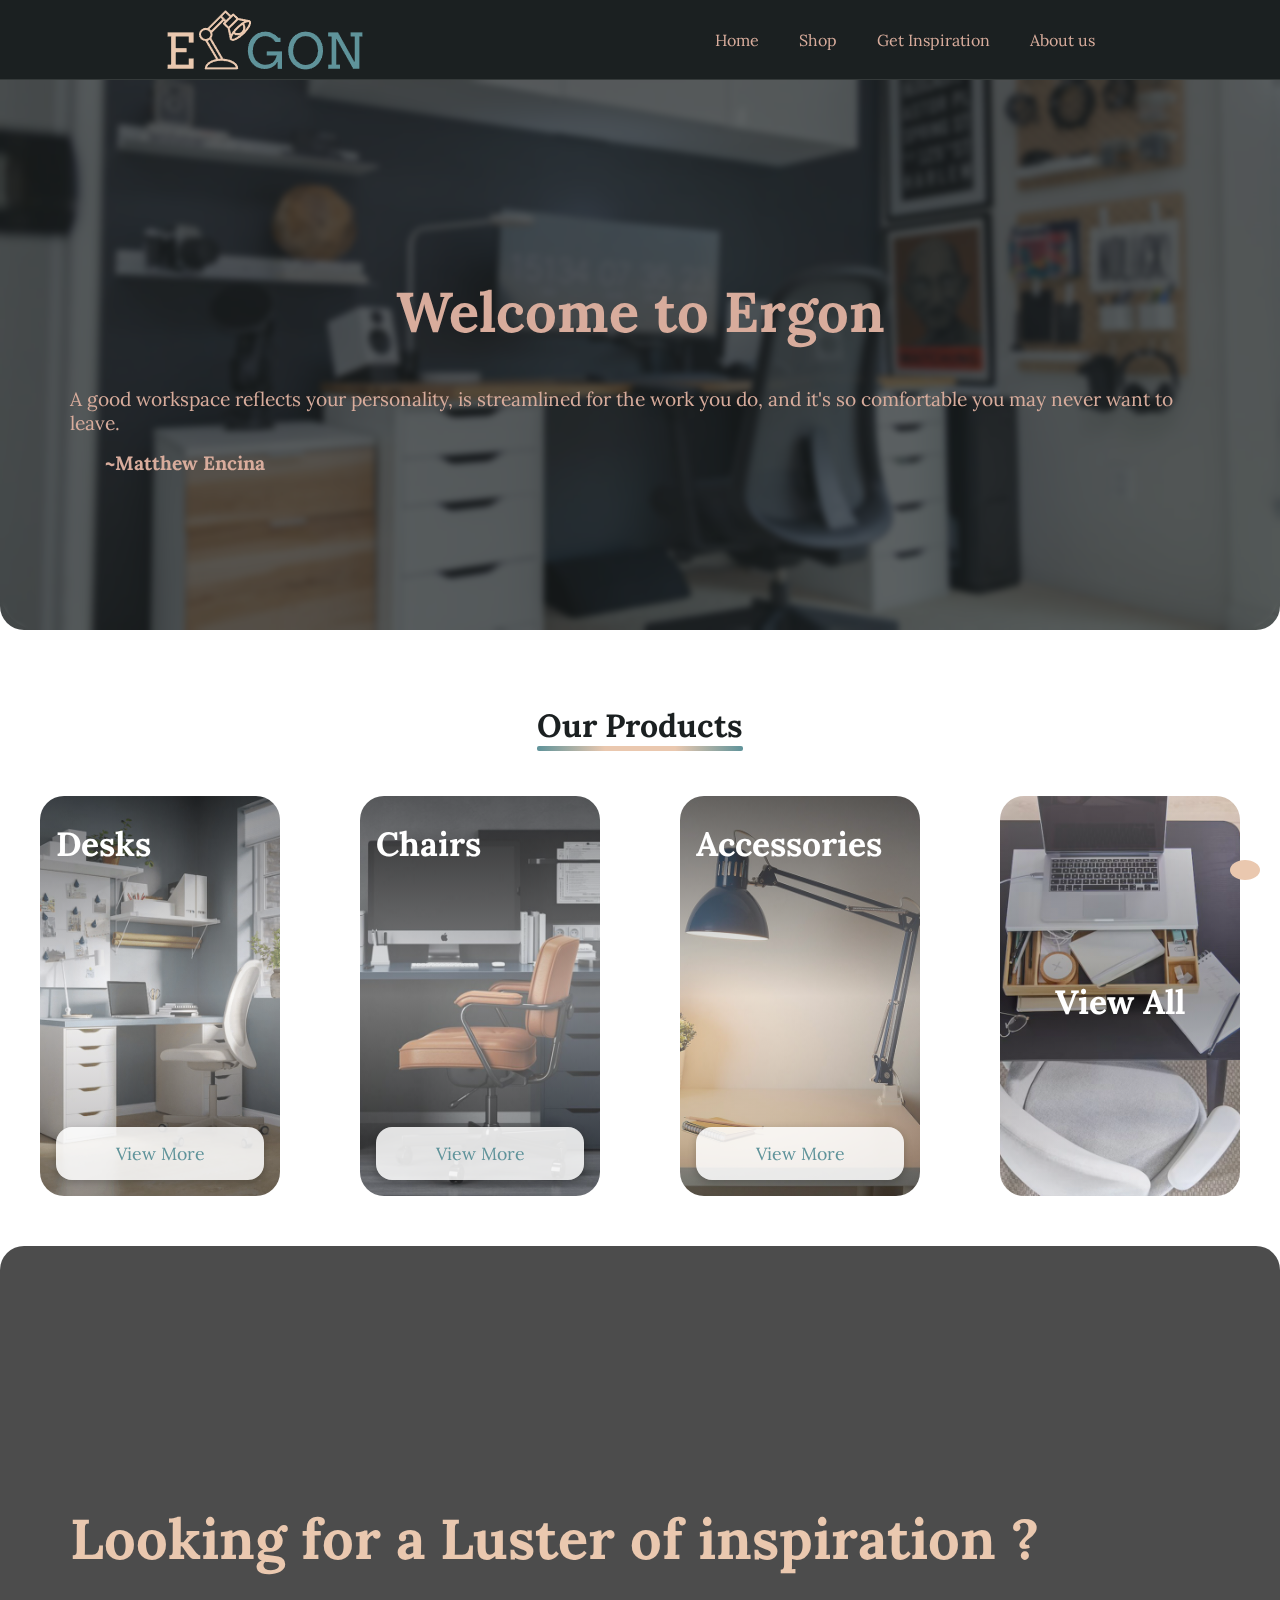
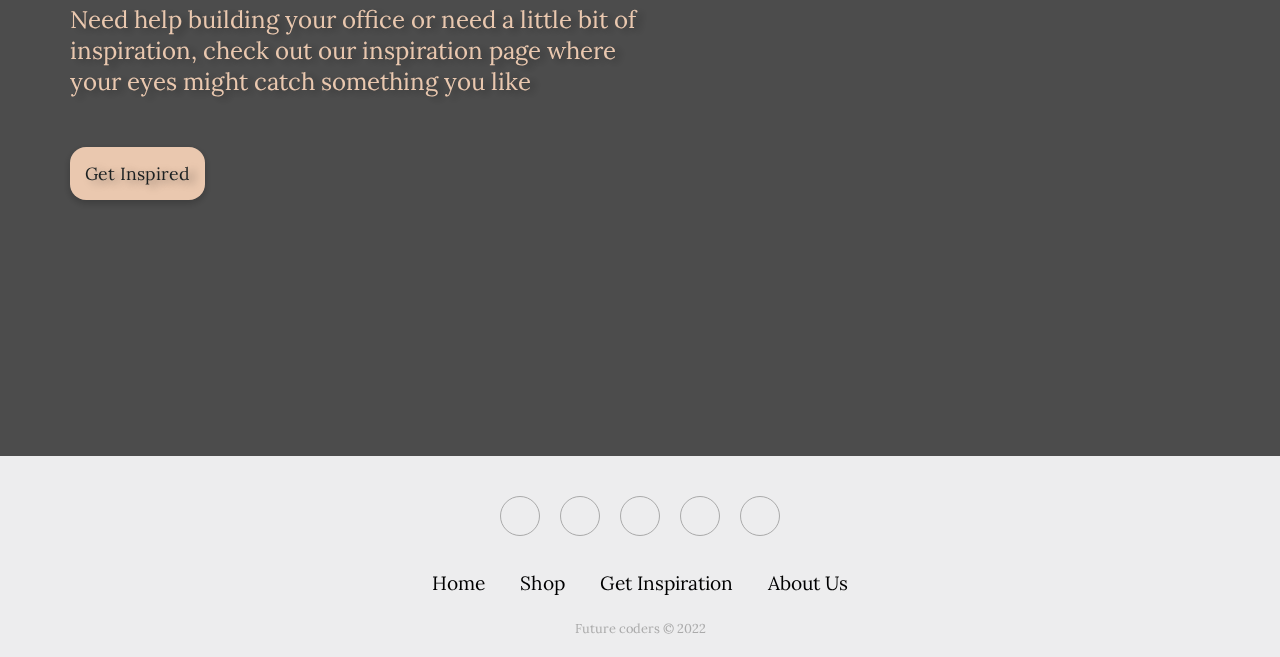
<file: index.html>
<!DOCTYPE html>
<html lang="en">
    <head>
        <meta charset="UTF-8" />
        <meta http-equiv="X-UA-Compatible" content="IE=edge" />
        <meta name="viewport" content="width=device-width, initial-scale=1.0" />
        <!-- css files -->
        <link rel="stylesheet" href="css/rules.css" />
        <link rel="stylesheet" href="css/home.css" />
        <!-- Google icons -->
        <link
            href="https://fonts.googleapis.com/css?family=Material+Icons|Material+Icons+Outlined|Material+Icons+Two+Tone|Material+Icons+Round|Material+Icons+Sharp"
            rel="stylesheet"
        />
        <!-- Font awesome icons -->
        <link
            rel="stylesheet"
            href="https://cdnjs.cloudflare.com/ajax/libs/font-awesome/6.1.2/css/all.min.css"
            integrity="sha512-1sCRPdkRXhBV2PBLUdRb4tMg1w2YPf37qatUFeS7zlBy7jJI8Lf4VHwWfZZfpXtYSLy85pkm9GaYVYMfw5BC1A=="
            crossorigin="anonymous"
            referrerpolicy="no-referrer"
        />
        <title>Ergon</title>
    </head>
    <body>
        <div id="top"></div>
        <div class="welcome-section">
            <header>
                <a href="#" class="logo">
                    <img
                        src="images/logo/LogoMakr-6crdtn-third.png"
                        alt="logo"
                    />
                </a>
                <ul class="nav-bar">
                    <li><a href="./index.html">Home</a></li>
                    <li><a href="./pages/shop.html">Shop</a></li>
                    <li>
                        <a href="./pages/inspiration.html">Get Inspiration</a>
                    </li>
                    <li><a href="./pages/about.html">About us</a></li>
                </ul>
            </header>
            <div class="hero-description">
                <div class="container">
                    <h1>Welcome to Ergon</h1>
                    <p>
                        A good workspace reflects your personality, is
                        streamlined for the work you do, and it's so comfortable
                        you may never want to leave.
                    </p>
                    <p id="author">~Matthew Encina</p>
                </div>
            </div>
        </div>
        <div class="product-section">
            <h1>Our Products</h1>
            <div class="products">
                <div class="product-item" id="product1">
                    <h1>Desks</h1>
                    <a href="pages/shop.html#desks">View More</a>
                </div>
                <div class="product-item" id="product2">
                    <h1>Chairs</h1>
                    <a href="pages/shop.html#chairs">View More</a>
                </div>
                <div class="product-item" id="product3">
                    <h1>Accessories</h1>
                    <a href="pages/shop.html#accessories">View More</a>
                </div>
                <a href="pages/shop.html" class="product-item" id="product4">
                    <h1>View All</h1>
                </a>
            </div>
        </div>
        <div class="inspiration-section">
            <video autoplay muted loop id="short-video">
                <source src="videos/short-video-homep.mp4" type="video/mp4" />
            </video>
            <div class="inspiration-description container">
                <h1>Looking for a Luster of inspiration ?</h1>
                <p>
                    Need help building your office or need a little bit of
                    inspiration, check out our inspiration page where your eyes
                    might catch something you like
                </p>
                <a href="pages/inspiration.html">Get Inspired</a>
            </div>
        </div>
        <footer>
            <div class="social-links">
                <a href="https://www.facebook.com/" target="_blank"
                    ><i class="fa-brands fa-facebook"></i
                ></a>
                <a href="https://www.linkedin.com/feed/" target="_blank"
                    ><i class="fa-brands fa-linkedin"></i
                ></a>
                <a href="https://www.instagram.com/" target="_blank"
                    ><i class="fa-brands fa-instagram"></i
                ></a>
                <a href="https://www.snapchat.com/" target="_blank"
                    ><i class="fa-brands fa-snapchat"></i
                ></a>
                <a href="https://twitter.com/" target="_blank"
                    ><i class="fa-brands fa-twitter"></i
                ></a>
            </div>
            <ul class="nav-list">
                <li><a href="./index.html">Home</a></li>
                <li><a href="./pages/shop.html">Shop</a></li>
                <li><a href="./pages/inspiration.html">Get Inspiration</a></li>
                <li><a href="./pages/about.html">About Us</a></li>
            </ul>
            <p class="copy-right">Future coders <span>&copy;</span> 2022</p>
        </footer>
        <a href="#top" class="go-to-top">
            <i class="fa-solid fa-chevron-up"></i>
        </a>

        <script src="javascript/main.js"></script>
    </body>
</html>
</file>
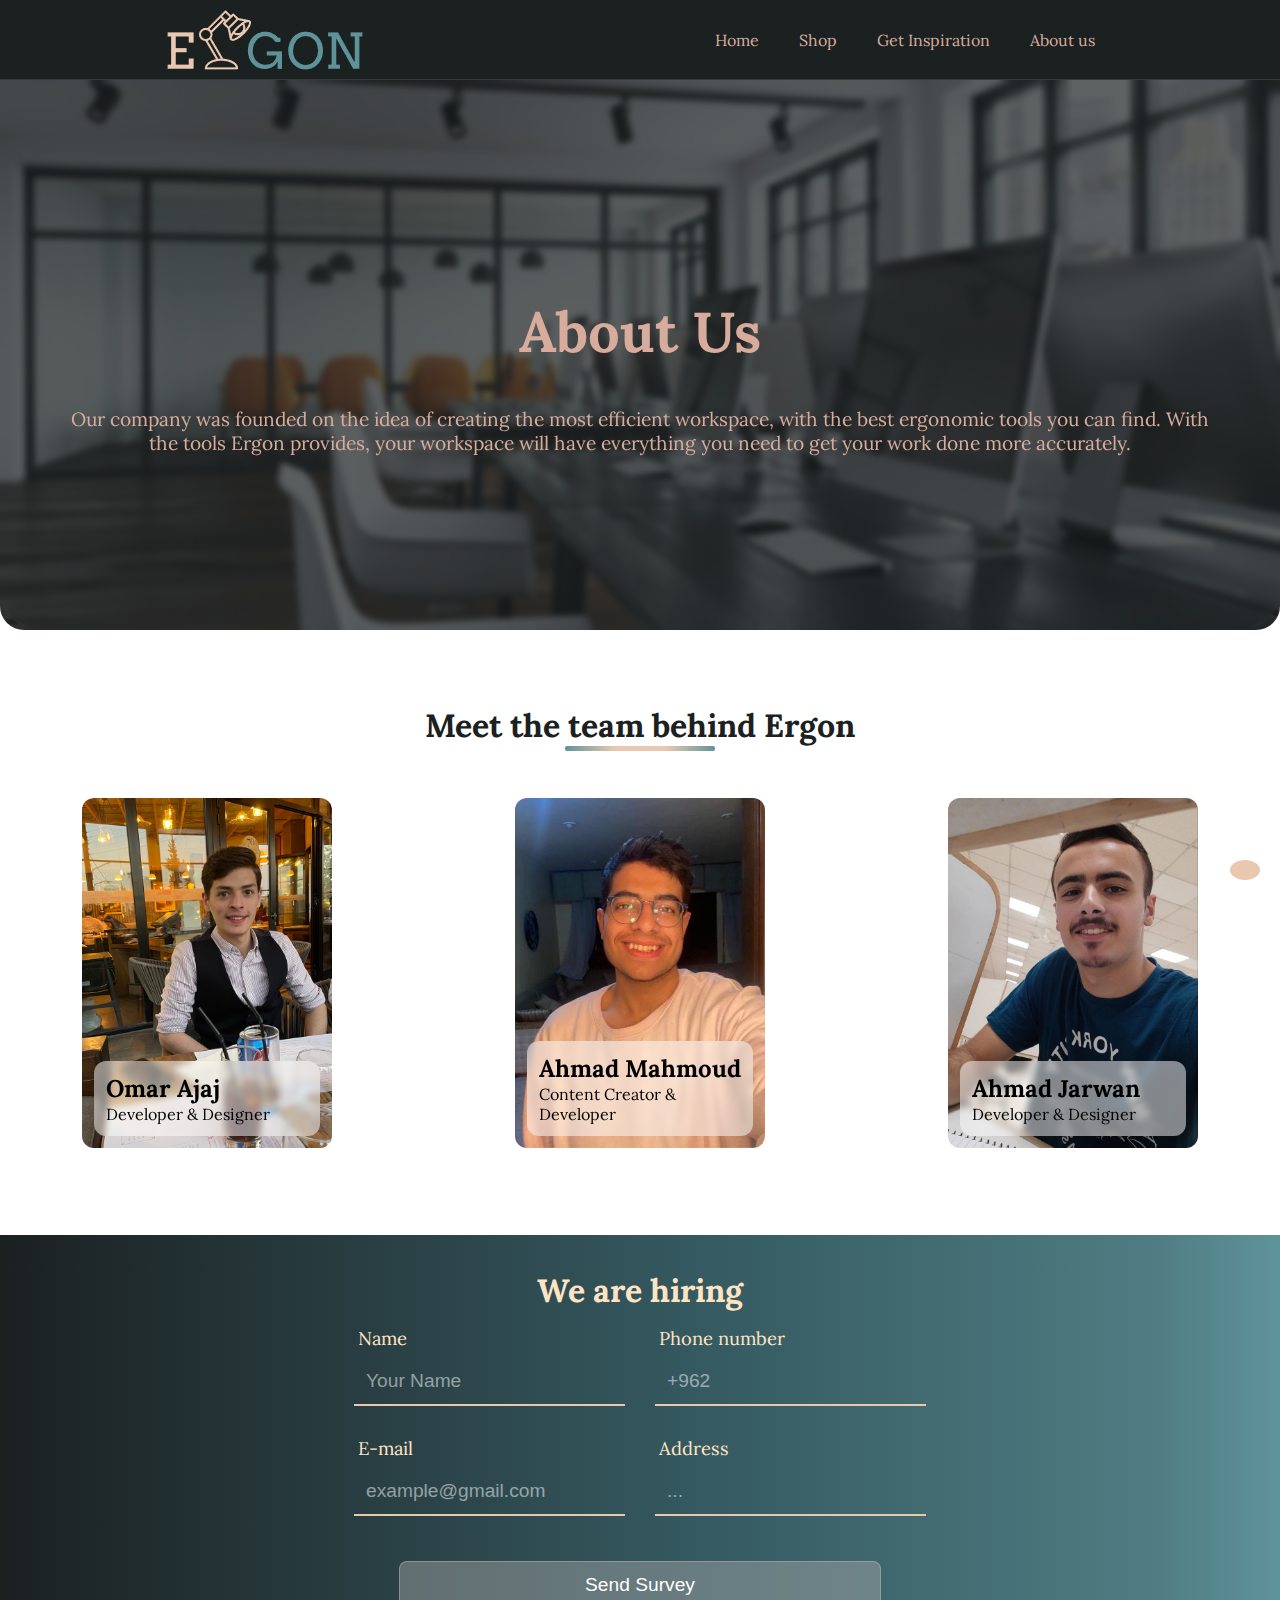
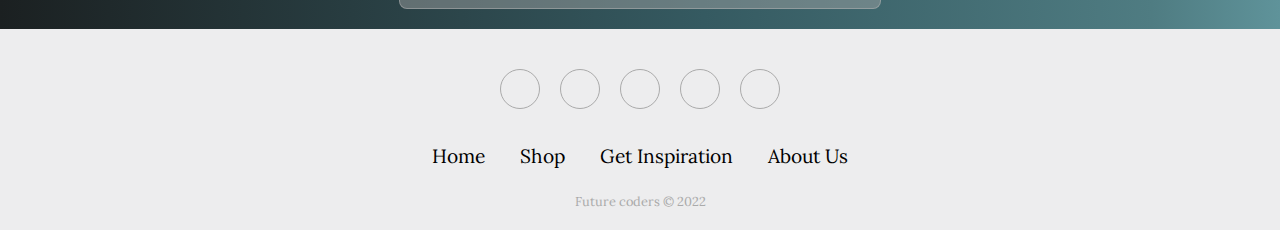
<file: pages/about.html>
<!DOCTYPE html>
<html lang="en">
    <head>
        <meta charset="UTF-8" />
        <meta http-equiv="X-UA-Compatible" content="IE=edge" />
        <meta name="viewport" content="width=device-width, initial-scale=1.0" />
        <!-- css files -->
        <link rel="stylesheet" href="../css/rules.css" />
        <link rel="stylesheet" href="../css/about-us.css" />
        <!-- Google icons -->
        <link
            href="https://fonts.googleapis.com/css?family=Material+Icons|Material+Icons+Outlined|Material+Icons+Two+Tone|Material+Icons+Round|Material+Icons+Sharp"
            rel="stylesheet"
        />
        <!-- Font awesome icons -->
        <link
            rel="stylesheet"
            href="https://cdnjs.cloudflare.com/ajax/libs/font-awesome/6.1.2/css/all.min.css"
            integrity="sha512-1sCRPdkRXhBV2PBLUdRb4tMg1w2YPf37qatUFeS7zlBy7jJI8Lf4VHwWfZZfpXtYSLy85pkm9GaYVYMfw5BC1A=="
            crossorigin="anonymous"
            referrerpolicy="no-referrer"
        />
        <title>About us</title>
    </head>
    <body>
        <div id="top"></div>
        <div class="welcome-section">
            <header>
                <a href="#" class="logo">
                    <img
                        src="../images/logo/LogoMakr-6crdtn-third.png"
                        alt="logo"
                    />
                </a>
                <ul class="nav-bar">
                    <li><a href="../index.html">Home</a></li>
                    <li><a href="shop.html">Shop</a></li>
                    <li><a href="inspiration.html">Get Inspiration</a></li>
                    <li><a href="about.html">About us</a></li>
                </ul>
            </header>
            <div class="hero-description">
                <div class="container">
                    <h1>About Us</h1>
                    <p>
                        Our company was founded on the idea of creating the most
                        efficient workspace, with the best ergonomic tools you
                        can find. With the tools Ergon provides, your workspace
                        will have everything you need to get your work done more
                        accurately.
                    </p>
                </div>
            </div>
        </div>
        <div class="team-section">
            <div class="container">
                <h1>Meet the team behind Ergon</h1>
                <div class="team-members">
                    <div class="omar">
                        <!-- <img
                            src="../images/about-images/Matthew-Encina-001-futur.jpg"
                            alt="matthew"
                        /> -->
                        <div class="member-description">
                            <h2>Omar Ajaj</h2>
                            <p>Developer & Designer</p>
                        </div>
                    </div>
                    <div class="ahmad-mahmoud">
                        <!-- <img src="../images/about-images/me.jpg" alt="ahmad" /> -->
                        <div class="member-description">
                            <h2>Ahmad Mahmoud</h2>
                            <p>Content Creator & Developer</p>
                        </div>
                    </div>

                    <div class="ahmad-jarwan">
                        <!-- <img
                            src="../images/about-images/mike wat.webp"
                            alt="mike"
                        /> -->
                        <div class="member-description">
                            <h2>Ahmad Jarwan</h2>
                            <p>Developer & Designer</p>
                        </div>
                    </div>
                </div>
            </div>
        </div>
        <div class="hiring-section">
            <div class="container">
                <h2>We are hiring</h2>
                <form action="#" class="cleanForm" method="post">
                    <div class="form-row">
                        <div>
                            <label for="name">Name</label>
                            <input
                                type="text"
                                name="name"
                                placeholder="Your Name"
                                id="name"
                            />
                        </div>
                        <div>
                            <label for="phone">Phone number</label>
                            <input
                                type="number"
                                name="number"
                                placeholder="+962"
                                id="phone"
                            />
                        </div>
                    </div>
                    <div class="form-row">
                        <div>
                            <label for="email">E-mail</label>
                            <input
                                type="email"
                                name="email"
                                placeholder="example@gmail.com"
                                id="email"
                            />
                        </div>
                        <div>
                            <label for="address">Address</label>
                            <input
                                type="text"
                                name="suggestions"
                                placeholder="..."
                                id="address"
                            />
                        </div>
                    </div>
                    <button
                        type="button"
                        class="submit"
                        id="save"
                        onclick="fillTable()"
                    >
                        Send Survey
                    </button>
                    <!-- <input
                        type="submit"
                        value="Send Survey"
                        class="submit"
                        id="save"
                    /> -->
                </form>
            </div>
        </div>
        <table id="user-date">
            <tr id="first_row">
                <th>Name</th>
                <th>Number</th>
                <th>E-mail</th>
                <th>Address</th>
            </tr>
            <tr id="sconed_row">
                <td id="name1"></td>
                <td id="number1"></td>
                <td id="e-mail1"></td>
                <td id="address1"></td>
            </tr>
        </table>

        <footer>
            <div class="social-links">
                <a href="https://www.facebook.com/" target="_blank"
                    ><i class="fa-brands fa-facebook"></i
                ></a>
                <a href="https://www.linkedin.com/feed/" target="_blank"
                    ><i class="fa-brands fa-linkedin"></i
                ></a>
                <a href="https://www.instagram.com/" target="_blank"
                    ><i class="fa-brands fa-instagram"></i
                ></a>
                <a href="https://www.snapchat.com/" target="_blank"
                    ><i class="fa-brands fa-snapchat"></i
                ></a>
                <a href="https://twitter.com/" target="_blank"
                    ><i class="fa-brands fa-twitter"></i
                ></a>
            </div>
            <ul class="nav-list">
                <li><a href="../index.html">Home</a></li>
                <li><a href="shop.html">Shop</a></li>
                <li><a href="inspiration.html">Get Inspiration</a></li>
                <li><a href="about.html">About Us</a></li>
            </ul>
            <p class="copy-right">Future coders <span>&copy;</span> 2022</p>
        </footer>
        <a href="#top" class="go-to-top">
            <i class="fa-solid fa-chevron-up"></i>
        </a>

        <script src="../javascript/main.js"></script>
    </body>
</html>
</file>
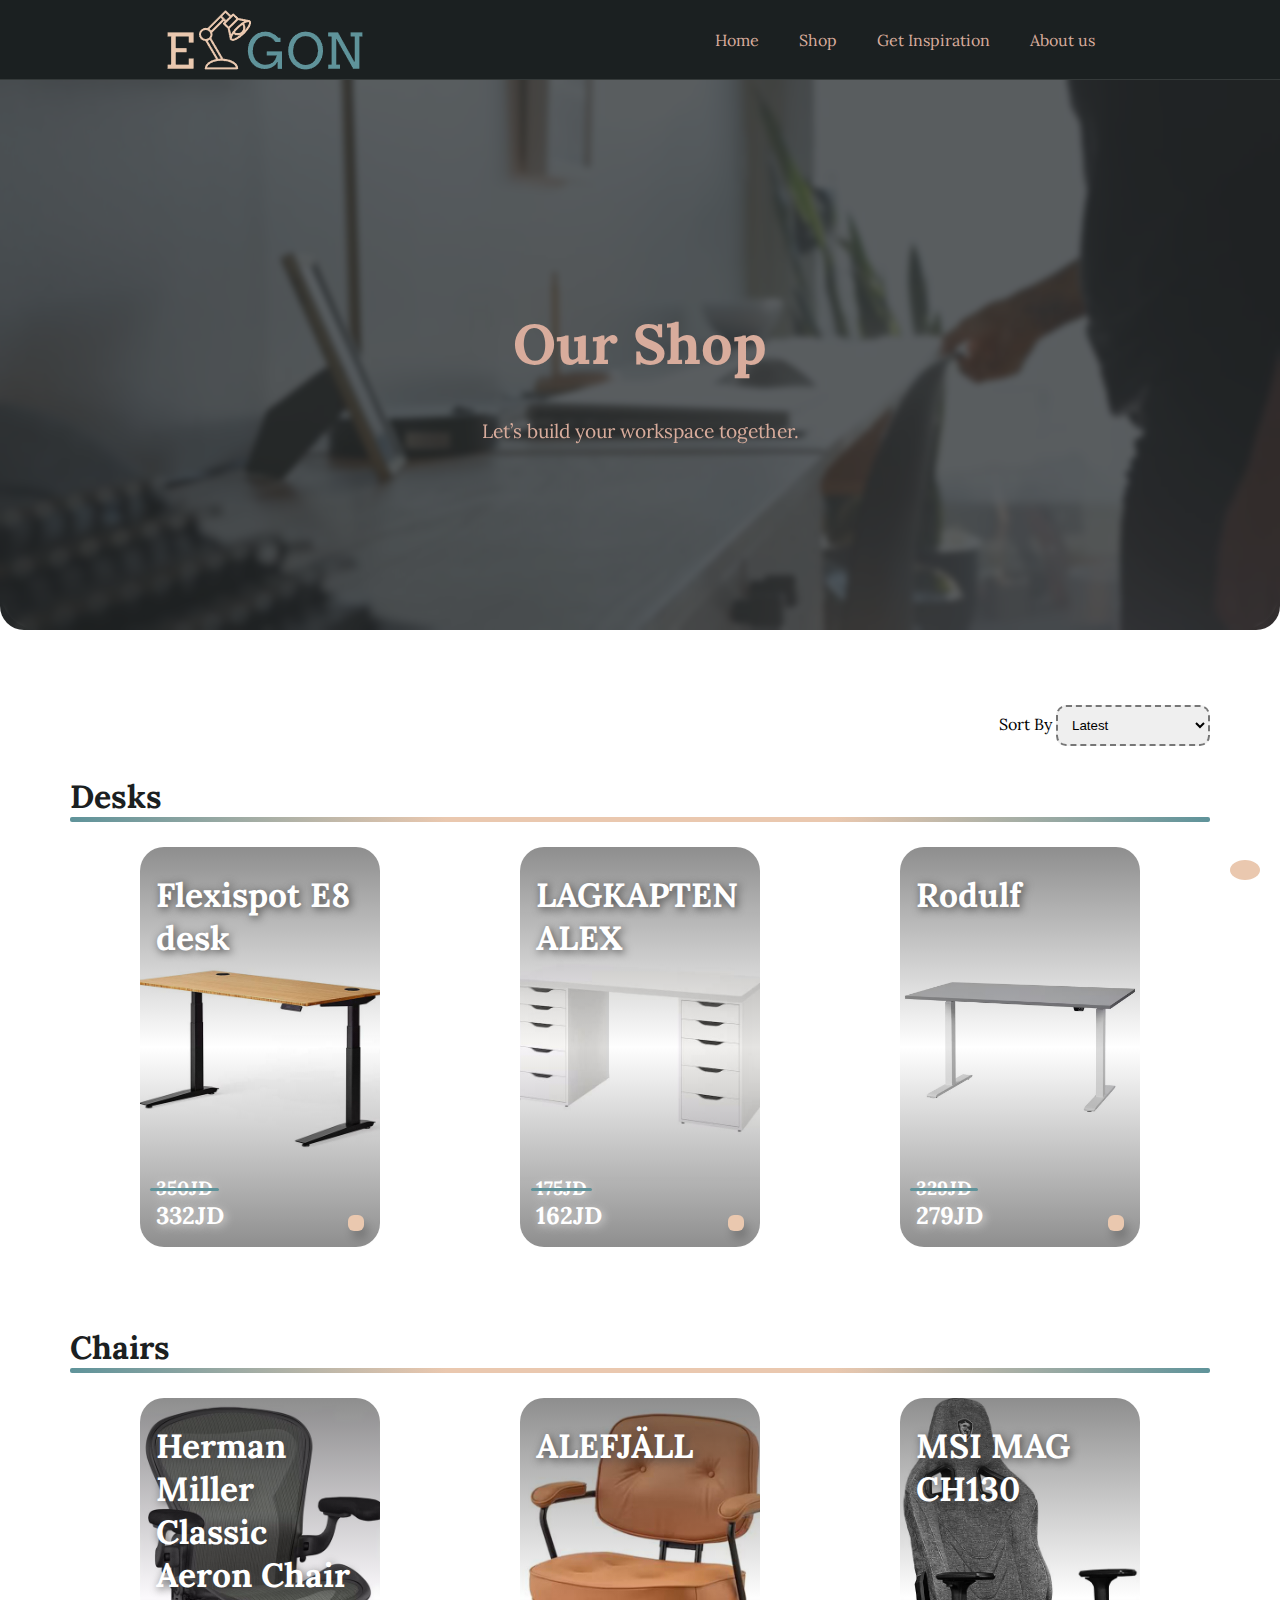
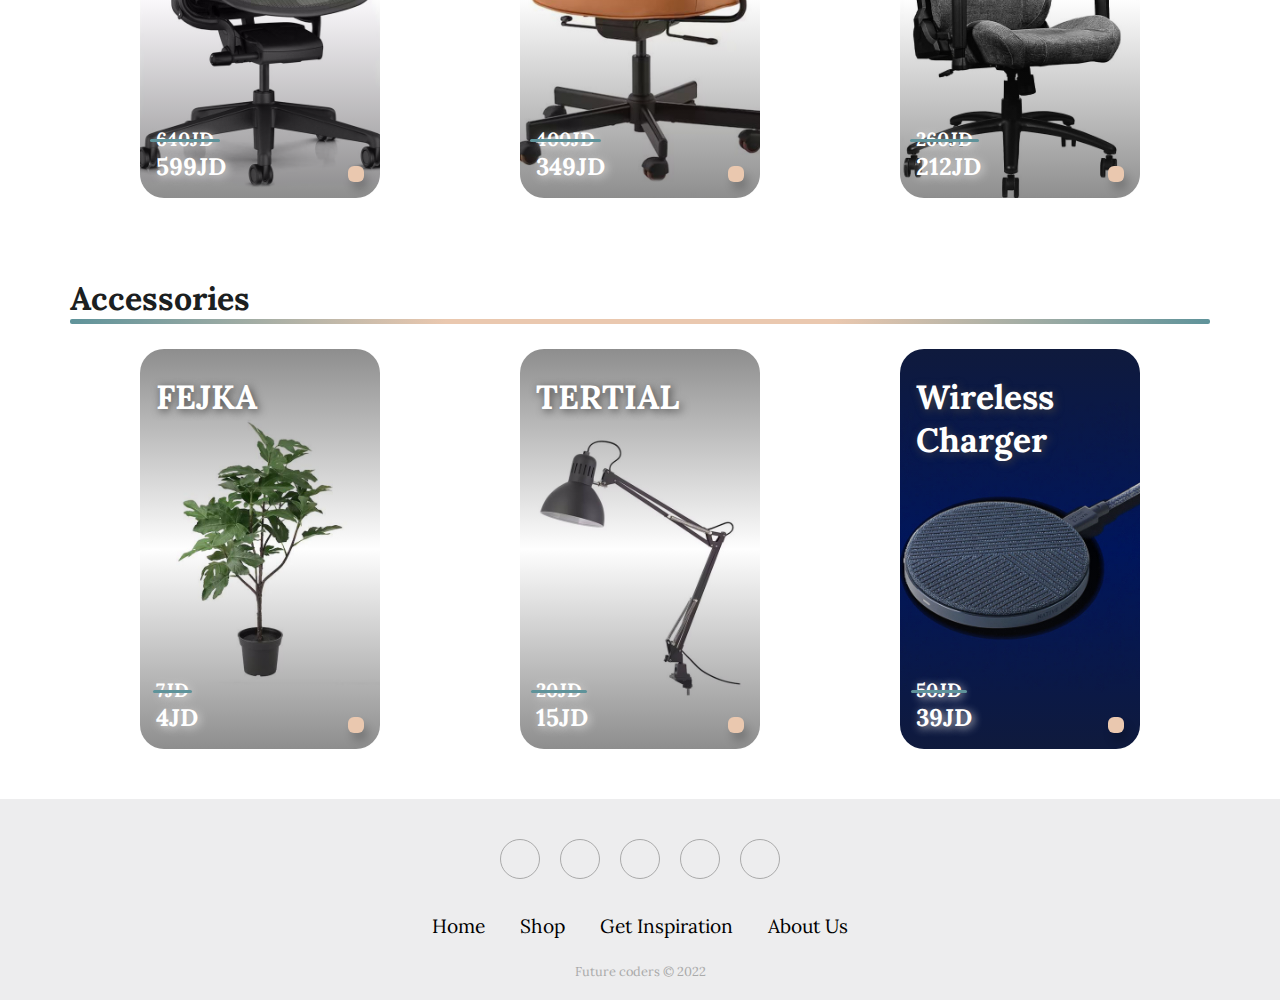
<file: pages/shop.html>
<!DOCTYPE html>
<html lang="en">
    <head>
        <meta charset="UTF-8" />
        <meta http-equiv="X-UA-Compatible" content="IE=edge" />
        <meta name="viewport" content="width=device-width, initial-scale=1.0" />
        <!-- css files -->
        <link rel="stylesheet" href="../css/rules.css" />
        <link rel="stylesheet" href="../css/shop.css" />
        <!-- Google icons -->
        <link
            href="https://fonts.googleapis.com/css?family=Material+Icons|Material+Icons+Outlined|Material+Icons+Two+Tone|Material+Icons+Round|Material+Icons+Sharp"
            rel="stylesheet"
        />
        <!-- Font awesome icons -->
        <link
            rel="stylesheet"
            href="https://cdnjs.cloudflare.com/ajax/libs/font-awesome/6.1.2/css/all.min.css"
            integrity="sha512-1sCRPdkRXhBV2PBLUdRb4tMg1w2YPf37qatUFeS7zlBy7jJI8Lf4VHwWfZZfpXtYSLy85pkm9GaYVYMfw5BC1A=="
            crossorigin="anonymous"
            referrerpolicy="no-referrer"
        />
        <title>Ergon shop</title>
    </head>
    <body>
        <div id="top"></div>
        <div class="welcome-section">
            <header>
                <a href="../index.html" class="logo">
                    <img
                        src="../images/logo/LogoMakr-6crdtn-third.png"
                        alt="logo"
                    />
                </a>
                <!-- <div class="search-box">
                    <div class="search-input">
                        <button id="mic-icon">
                            <i class="fa-solid fa-microphone"></i>
                        </button>
                        <input type="text" placeholder="Search.." />
                    </div>
                    <button class="search-icon">
                        <i class="fa-solid fa-search"></i>
                    </button>
                </div> -->
                <ul class="nav-bar">
                    <li>
                        <a href="../index.html">Home</a>
                    </li>
                    <li><a href="shop.html">Shop</a></li>
                    <li><a href="inspiration.html">Get Inspiration</a></li>
                    <li><a href="about.html">About us</a></li>
                </ul>
            </header>
            <div class="hero-description">
                <div class="container">
                    <h1>Our Shop</h1>
                    <p>Let’s build your workspace together.</p>
                </div>
            </div>
        </div>
        <div class="product-section container">
            <div class="sort">
                <form method="post">
                    <label for="sort">Sort By</label>
                    <select name="sort" id="sort">
                        <option value="latest">Latest</option>
                        <option value="name-ascending">Name (A-Z)</option>
                        <option value="name-descending">Name (Z-A)</option>
                        <option value="price-low">Price (Low > High)</option>
                        <option value="price-high">Price (High > Low)</option>
                        <option value="rating-high">Rating (Highest)</option>
                        <option value="rating-low">Rating (Lowest)</option>
                    </select>
                </form>
            </div>
            <div class="desks" id="desks">
                <h1 class="category-name">Desks</h1>
                <div class="products-list">
                    <div class="product-item" id="product1">
                        <h1>Flexispot E8 desk</h1>
                        <div class="product-details">
                            <div class="product-price">
                                <h2 class="deleted-price">350JD</h2>
                                <h2>332JD</h2>
                            </div>
                            <button class="add-to-cart">
                                <i class="fa-solid fa-cart-plus"></i>
                            </button>
                        </div>
                    </div>
                    <div class="product-item" id="product2">
                        <h1>LAGKAPTEN ALEX</h1>
                        <div class="product-details">
                            <div class="product-price">
                                <h2 class="deleted-price">175JD</h2>
                                <h2>162JD</h2>
                            </div>
                            <button class="add-to-cart">
                                <i class="fa-solid fa-cart-plus"></i>
                            </button>
                        </div>
                    </div>
                    <div class="product-item" id="product3">
                        <!-- <h1>UPPSPEL</h1>
                        <div class="product-details">
                            <div class="product-price">
                                <h2 class="deleted-price">475JD</h2>
                                <h2>451JD</h2>
                            </div>
                            <button class="add-to-cart">
                                <i class="fa-solid fa-cart-plus"></i>
                            </button>
                        </div> -->
                        <h1>Rodulf</h1>
                        <div class="product-details">
                            <div class="product-price">
                                <h2 class="deleted-price">329JD</h2>
                                <h2>279JD</h2>
                            </div>
                            <button class="add-to-cart">
                                <i class="fa-solid fa-cart-plus"></i>
                            </button>
                        </div>
                    </div>
                </div>
            </div>
            <div class="chairs" id="chairs">
                <h1 class="category-name">Chairs</h1>
                <div class="products-list">
                    <div class="product-item" id="product1">
                        <h1>Herman Miller Classic Aeron Chair</h1>
                        <div class="product-details">
                            <div class="product-price">
                                <h2 class="deleted-price">640JD</h2>
                                <h2>599JD</h2>
                            </div>
                            <button class="add-to-cart">
                                <i class="fa-solid fa-cart-plus"></i>
                            </button>
                        </div>
                    </div>
                    <div class="product-item" id="product2">
                        <h1>ALEFJÄLL</h1>
                        <div class="product-details">
                            <div class="product-price">
                                <h2 class="deleted-price">400JD</h2>
                                <h2>349JD</h2>
                            </div>
                            <button class="add-to-cart">
                                <i class="fa-solid fa-cart-plus"></i>
                            </button>
                        </div>
                    </div>
                    <div class="product-item" id="product3">
                        <h1>MSI MAG CH130</h1>
                        <div class="product-details">
                            <div class="product-price">
                                <h2 class="deleted-price">260JD</h2>
                                <h2>212JD</h2>
                            </div>
                            <button class="add-to-cart">
                                <i class="fa-solid fa-cart-plus"></i>
                            </button>
                        </div>
                    </div>
                </div>
            </div>
            <div class="accessories" id="accessories">
                <h1 class="category-name">Accessories</h1>
                <div class="products-list">
                    <div class="product-item" id="product1">
                        <h1>FEJKA</h1>
                        <div class="product-details">
                            <div class="product-price">
                                <h2 class="deleted-price">7JD</h2>
                                <h2>4JD</h2>
                            </div>
                            <button class="add-to-cart">
                                <i class="fa-solid fa-cart-plus"></i>
                            </button>
                        </div>
                    </div>
                    <div class="product-item" id="product2">
                        <h1>TERTIAL</h1>
                        <div class="product-details">
                            <div class="product-price">
                                <h2 class="deleted-price">20JD</h2>
                                <h2>15JD</h2>
                            </div>
                            <button class="add-to-cart">
                                <i class="fa-solid fa-cart-plus"></i>
                            </button>
                        </div>
                    </div>
                    <div class="product-item" id="product3">
                        <h1>Wireless Charger</h1>
                        <div class="product-details">
                            <div class="product-price">
                                <h2 class="deleted-price">50JD</h2>
                                <h2>39JD</h2>
                            </div>
                            <button class="add-to-cart">
                                <i class="fa-solid fa-cart-plus"></i>
                            </button>
                        </div>
                    </div>
                </div>
            </div>
        </div>
        <footer>
            <div class="social-links">
                <a href="https://www.facebook.com/" target="_blank"
                    ><i class="fa-brands fa-facebook"></i
                ></a>
                <a href="https://www.linkedin.com/feed/" target="_blank"
                    ><i class="fa-brands fa-linkedin"></i
                ></a>
                <a href="https://www.instagram.com/" target="_blank"
                    ><i class="fa-brands fa-instagram"></i
                ></a>
                <a href="https://www.snapchat.com/" target="_blank"
                    ><i class="fa-brands fa-snapchat"></i
                ></a>
                <a href="https://twitter.com/" target="_blank"
                    ><i class="fa-brands fa-twitter"></i
                ></a>
            </div>
            <ul class="nav-list">
                <li><a href="../index.html">Home</a></li>
                <li><a href="shop.html">Shop</a></li>
                <li><a href="inspiration.html">Get Inspiration</a></li>
                <li><a href="about.html">About Us</a></li>
            </ul>
            <p class="copy-right">Future coders <span>&copy;</span> 2022</p>
        </footer>
        <a href="#top" class="go-to-top">
            <i class="fa-solid fa-chevron-up"></i>
        </a>

        <script src="../javascript/main.js"></script>
    </body>
</html>
</file>
<file: css/rules.css>
@import url("https://fonts.googleapis.com/css2?family=Roboto:wght@400;700&display=swap");
@import url("https://fonts.googleapis.com/css2?family=Lora:wght@400;500;700&display=swap");
:root {
    /* --bg-image: url(../images/main_image.jpg);
    --bg-image-opaciy: 0.3;
    --bg-color: #1b2021; */
    --first-color: #5f939a;
    --first-color-rgb: rgba(95, 147, 154, 1);
    --second-color: #d8ac9c;
    --second-color-rgb: rgba(216, 172, 156, 1);
    --third-color: #eac8af;
    --third-color-rgb: rgba(234, 200, 175, 1);
    --fourth-color: #1b2021;
    --fourth-color-rgb: rgba(27, 32, 33, 1);
    --header-height: 63px;
    --main-transition: 0.2s;
}
* {
    box-sizing: border-box;
    margin: 0;
    padding: 0;
}
*::selection {
    color: var(--fourth-color);
    background-color: var(--third-color);
}
html {
    scroll-behavior: smooth;
}

body {
    font-family: "Lora", "Roboto", "Segoe UI", Arial, serif;
    /* background-color: var(--bg-color); */
}
a {
    text-decoration: none;
}
ul {
    list-style: none;
}
.container {
    padding-left: 15px;
    padding-right: 15px;
    margin-left: auto;
    margin-right: auto;
}

/* header style */
header {
    background-color: rgba(27, 32, 33, 1);
    border-bottom: 1px solid rgba(238, 238, 238, 0.125);
    display: flex;
    justify-content: space-around;
    align-items: center;
}
@media (max-width: 767px) {
    header {
        flex-direction: column;
    }
}
.logo {
    height: var(--header-height);
}
@media (max-width: 767px) {
    .logo {
        height: calc(var(--header-height) - 8px);
        margin: 8px 0;
    }
}
.logo img {
    height: 100%;
}
.nav-bar {
    display: flex;
}
@media (max-width: 767px) {
    .nav-bar {
        width: 100%;
    }
}
.nav-bar li {
    margin: 8px 4px;
}
@media (max-width: 767px) {
    .nav-bar li {
        width: calc(100vw / 4);
        margin: 0 2px 2px;
    }
}
.nav-bar > li a {
    display: flex;
    justify-content: center;
    align-items: center;
    text-align: center;
    height: calc(var(--header-height));
    height: 63px;
    padding: 0 16px;
    color: var(--second-color);
    border-radius: 8px;
    transition: var(--main-transition);
}
@media (max-width: 767px) {
    .nav-bar > li a {
        padding: 0;
        height: calc(var(--header-height) - 20px);
    }
}
.nav-bar li:hover a {
    background-color: var(--second-color);
    color: var(--fourth-color);
}

/* footer style */
footer {
    background-color: #ededee;
    padding: 40px 0 20px 0;
    text-align: center;
}
.social-links {
    margin-bottom: 25px;
}
.social-links a {
    color: #4b4c4d;
    font-size: 1.5rem;
    border: 1px solid #aaa;
    width: 40px;
    height: 40px;
    display: inline-flex;
    justify-content: center;
    align-items: center;
    border-radius: 50%;
    margin: 0 8px;
}
.social-links a:hover {
    opacity: 0.9;
}
.nav-list {
    font-size: 1.2rem;
    margin-bottom: 15px;
}
.nav-list li {
    display: inline-flex;
}
.nav-list li a {
    padding: 10px 15px;
    color: inherit;
}
.nav-list li a:hover {
    font-weight: bold;
}
.copy-right {
    font-size: 0.8rem;
    color: #aaa;
}

.go-to-top {
    position: fixed;
    right: 0;
    bottom: 0;
    margin-right: 20px;
    margin-bottom: 20px;
    border-radius: 50%;
    background-color: var(--third-color);
    color: black;
    z-index: 100;
}
.go-to-top i {
    padding: 15px;
}

/* media queries */
/* Small */
@media (min-width: 768px) {
    .container {
        width: 750px;
    }
}
/* Medium */
@media (min-width: 992px) {
    .container {
        width: 970px;
    }
}
/* Large */
@media (min-width: 1200px) {
    .container {
        width: 1170px;
    }
}
</file>
<file: css/home.css>
/* welcome section */
.welcome-section {
    height: 70vh;
    background-image: linear-gradient(
            rgba(27, 32, 33, 0.7),
            rgba(27, 32, 33, 0.7)
        ),
        url(../images/home-images/main_image.jpg);
    background-position: center;
    background-size: cover;
    background-repeat: no-repeat;
    display: flex;
    flex-direction: column;
    border-radius: 0 0 24px 24px;
}
@media (max-width: 767px) {
    .welcome-section {
        height: 103vh;
    }
}

/* hero description */
.hero-description {
    color: var(--second-color);
    flex-grow: 1;
    display: flex;
    flex-direction: column;
    justify-content: center;
    align-items: center;
    text-align: center;
    backdrop-filter: blur(3px);
    border-radius: 0 0 40px 40px;
}
.hero-description h1 {
    font-size: 3.5rem;
    padding: 40px 0;
}
@media (max-width: 767px) {
    .hero-description h1 {
        font-size: 3.2rem;
    }
}
.hero-description p {
    font-size: 1.2rem;
    text-align: left;
}
.hero-description #author {
    padding-top: 16px;
    padding-left: 35px;
    font-weight: bold;
}

/* product section */
.product-section {
    display: flex;
    flex-direction: column;
    justify-content: center;
    align-items: center;
    margin-top: 75px;
}
.product-section > h1 {
    margin-bottom: 50px;
    color: var(--fourth-color);
    /* border-bottom: 5px solid var(--first-color); */
    border-radius: 0 0 5px 5px;
    position: relative;
}
.product-section > h1::before {
    content: "";
    position: absolute;
    top: 100%;
    width: 100%;
    height: 5px;
    background: rgb(95, 147, 154);
    background: -moz-linear-gradient(
        90deg,
        rgba(95, 147, 154, 1) 0%,
        rgba(234, 200, 175, 1) 33%,
        rgba(234, 200, 175, 1) 67%,
        rgba(95, 147, 154, 1) 100%
    );
    background: -webkit-linear-gradient(
        90deg,
        rgba(95, 147, 154, 1) 0%,
        rgba(234, 200, 175, 1) 33%,
        rgba(234, 200, 175, 1) 67%,
        rgba(95, 147, 154, 1) 100%
    );
    background: linear-gradient(
        90deg,
        rgba(95, 147, 154, 1) 0%,
        rgba(234, 200, 175, 1) 33%,
        rgba(234, 200, 175, 1) 67%,
        rgba(95, 147, 154, 1) 100%
    );
    border-radius: 2px;
}
.products {
    display: flex;
    justify-content: space-around;
    width: 100%;
}
@media (max-width: 1100px) {
    .products {
        display: grid;
        grid-template-columns: 1fr 1fr;
        grid-template-rows: 1fr 1fr;
        column-gap: 70px;
        justify-items: center;
    }
}
@media (max-width: 600px) {
    .products {
        display: flex;
        flex-direction: column;
        align-items: center;
    }
}
.product-item {
    width: 240px;
    height: 400px;
    background-size: cover;
    background-repeat: no-repeat;
    background-position: center;
    border-radius: 24px;
    padding: 16px;
    padding-top: 26px;
    margin-bottom: 50px;
    display: flex;
    flex-direction: column;
    justify-content: space-between;
    transition: var(--main-transition);
}
.product-item:hover {
    box-shadow: rgba(50, 50, 93, 0.25) 0px 50px 100px -20px,
        rgba(0, 0, 0, 0.3) 0px 30px 60px -30px;
    transform: scale(1.04);
}
.product-item h1 {
    color: white;
    font-size: 2.1rem;
}
.product-item a {
    font-size: 1.1rem;
    width: 100%;
    padding: 15px 0;
    border-radius: 16px;
    color: var(--first-color);
    background-color: rgba(255, 255, 255, 0.85);
    box-shadow: rgba(0, 0, 0, 0.24) 0px 3px 8px;
    display: flex;
    justify-content: center;
    align-items: center;
}
#product1 {
    background-image: linear-gradient(
            rgba(30, 30, 30, 0.5),
            rgba(255, 255, 255, 0.4),
            rgba(30, 30, 30, 0.3)
        ),
        url(../images/home-images/desk.jpg);
}
#product2 {
    background-image: linear-gradient(
            rgba(30, 30, 30, 0.5),
            rgba(255, 255, 255, 0.4),
            rgba(30, 30, 30, 0.3)
        ),
        url(../images/home-images/chair.jpg);
}
#product3 {
    background-image: linear-gradient(
            rgba(30, 30, 30, 0.5),
            rgba(255, 255, 255, 0.4),
            rgba(30, 30, 30, 0.3)
        ),
        url(../images/home-images/accessories.jpg);
}
#product4 {
    background-image: linear-gradient(
            rgba(255, 255, 255, 0.3),
            rgba(30, 30, 30, 0.4),
            rgba(255, 255, 255, 0.3)
        ),
        url(../images/home-images/view-more.jpg);
    justify-content: center;
    align-items: center;
}

/* inspiration section */
.inspiration-section {
    background-color: rgba(0, 0, 0, 0.7);
    position: relative;
    height: 90vh;
    border-radius: 24px 24px 0 0;
}
.inspiration-section video {
    position: absolute;
    left: 0;
    top: 0;
    z-index: -1;
    width: 100%;
    height: 100%;
    object-fit: cover;
    object-position: 80%;
    border-radius: inherit;
}
.inspiration-description {
    color: var(--third-color);
    height: 100%;
    display: flex;
    flex-direction: column;
    justify-content: center;
    align-items: flex-start;
}
.inspiration-description h1 {
    font-size: 3.5rem;
    margin-bottom: 30px;
}
@media (max-width: 767px) {
    .inspiration-description h1 {
        font-size: 2.8rem;
    }
}
.inspiration-description p {
    font-size: 1.5rem;
    width: 600px;
    margin-bottom: 50px;
    border-radius: 24px;
    text-shadow: 6px 3px 8px rgba(0, 0, 0, 0.4);
}
@media (max-width: 767px) {
    .inspiration-description p {
        width: auto;
        font-size: 1.3rem;
    }
}
.inspiration-description a {
    font-size: 1.1rem;
    padding: 15px;
    border-radius: 16px;
    color: var(--fourth-color);
    background-color: rgba(234, 200, 175, 1);
    text-shadow: 6px 3px 8px rgba(0, 0, 0, 0.4);
    box-shadow: rgba(0, 0, 0, 0.24) 0px 3px 8px;
    transition-duration: 0.2s;
}
.inspiration-description a:hover {
    color: var(--third-color);
    background-color: var(--first-color);
    box-shadow: rgba(0, 0, 0, 0.24) 6px 6px 8px;
}
.inspiration-description a:active {
    background-color: var(--fourth-color);
}
</file>
<file: css/about-us.css>
.welcome-section {
    height: 70vh;
    background-image: linear-gradient(
            rgba(27, 32, 33, 0.7),
            rgba(27, 32, 33, 0.7)
        ),
        url(../images/about-images/page4\ part2.jpg);
    background-position: center;
    background-size: cover;
    background-repeat: no-repeat;
    display: flex;
    flex-direction: column;
    border-radius: 0 0 24px 24px;
}
@media (max-width: 767px) {
    .welcome-section {
        height: 103vh;
    }
}
.hero-description {
    color: var(--second-color);
    flex-grow: 1;
    display: flex;
    flex-direction: column;
    justify-content: center;
    align-items: center;
    text-align: center;
    backdrop-filter: blur(3px);
    border-radius: 0 0 40px 40px;
}
.hero-description h1 {
    font-size: 3.5rem;
    padding: 40px 0;
}
@media (max-width: 767px) {
    .hero-description h1 {
        font-size: 3.2rem;
    }
}
.hero-description p {
    font-size: 1.2rem;
}

/* team section */
.team-section {
    margin-top: 75px;
}
.team-section h1 {
    text-align: center;
    margin-bottom: 40px;
    color: var(--fourth-color);
    position: relative;
    display: flex;
    justify-content: center;
    align-items: center;
}
.team-section h1::before {
    content: "";
    position: absolute;
    top: 100%;
    width: 150px;
    height: 5px;
    background: rgb(95, 147, 154);
    background: -moz-linear-gradient(
        90deg,
        rgba(95, 147, 154, 1) 0%,
        rgba(234, 200, 175, 1) 33%,
        rgba(234, 200, 175, 1) 67%,
        rgba(95, 147, 154, 1) 100%
    );
    background: -webkit-linear-gradient(
        90deg,
        rgba(95, 147, 154, 1) 0%,
        rgba(234, 200, 175, 1) 33%,
        rgba(234, 200, 175, 1) 67%,
        rgba(95, 147, 154, 1) 100%
    );
    background: linear-gradient(
        90deg,
        rgba(95, 147, 154, 1) 0%,
        rgba(234, 200, 175, 1) 33%,
        rgba(234, 200, 175, 1) 67%,
        rgba(95, 147, 154, 1) 100%
    );
    border-radius: 2px;
}
.team-members {
    display: flex;
    justify-content: space-between;
    align-items: center;
}
@media (max-width: 767px) {
    .team-members {
        flex-direction: column;
    }
}
.team-members > div {
    display: flex;
    flex-direction: column;
    justify-content: flex-end;
    padding: 12px;
    border-radius: 12px;
    width: 250px;
    height: 350px;
    background-size: cover;
    background-position: center;
    background-repeat: no-repeat;
    margin: 12px;
    transition: var(--main-transition);
}
.team-members > div:hover {
    box-shadow: rgba(50, 50, 93, 0.25) 0px 50px 100px -20px,
        rgba(0, 0, 0, 0.3) 0px 30px 60px -30px;
    transform: scale(1.04);
}
.omar {
    background-image: url(../images/about-images/omar.jpg);
}
.ahmad-mahmoud {
    background-image: url(../images/about-images/ahmad-mahmoud.jpg);
}
.ahmad-jarwan {
    background-image: url(../images/about-images/ahmad-jarwan.jpg);
}
.member-description {
    background-color: rgba(255, 255, 255, 0.5);
    backdrop-filter: blur(3px);
    border-radius: inherit;
    padding: 12px;
    /* text-shadow: 2px 2px 8px var(--fourth-color); */
}
/* .team-members > div img {
    width: 250px;
    height: 230px;
    border-radius: inherit;
} */

/* .welcome {
    background-color: rgb(197, 207, 206);
} */
/* h1 {
    font-style: oblique;
    margin-left: 5%;
    font-size: 300%;
    margin-bottom: 5px;
} */
div.part1 {
    display: flex;
    flex-direction: row;
    justify-content: space-evenly;
    height: 60vh;
    font-size: 20.5px;
}
div.part1 p {
    padding: 5%;
}

div.part2 {
    height: 133vh;
    background-image: linear-gradient(
            rgba(27, 32, 33, 0.72),
            rgba(27, 32, 33, 0.72)
        ),
        url("../images/about-images/page4\ part2.jpg");
    background-size: cover;
    background-repeat: no-repeat;
    font-size: xx-large;
    padding: 5%;
    color: bisque;
}

.hiring-section {
    /* background-color: #ddd; */
    background-image: linear-gradient(
        90deg,
        rgba(27, 32, 33, 1) 0%,
        rgba(53, 90, 97, 1) 55%,
        rgba(79, 124, 130, 1) 90%,
        rgba(95, 147, 154, 1) 100%
    );
    color: bisque;
    margin-top: 75px;
    /* display: flex;
    flex-direction: column;
    justify-content: space-evenly;
    align-items: center; */
}
.hiring-section > div {
    display: flex;
    flex-direction: column;
    align-items: center;
    padding-top: 20px;
    padding-bottom: 20px;
}
.hiring-section > div > h2 {
    font-size: 2rem;
    margin-top: 15px;
}
form {
    display: flex;
    flex-direction: column;
    align-items: center;
}
.form-row {
    display: flex;
}
@media (max-width: 767px) {
    .form-row {
        flex-direction: column;
    }
}
.form-row > div {
    display: flex;
    flex-direction: column;
    padding: 15px;
}
label {
    padding-bottom: 8px;
    margin-left: 4px;
    font-size: 1.15rem;
}
input,
button {
    background-color: transparent;
    color: white;
    padding: 12px;
    border: none;
    border-radius: 8px 8px 0 0;
    font-size: 1.2rem;
    outline: none;
    transition: var(--main-transition);
    border-bottom: 2px solid var(--third-color);
}
input:focus {
    background-color: #aaaaaa2b;
}
@media (max-width: 767px) {
    input {
        font-size: 1rem;
    }
}
::placeholder {
    color: rgba(255, 255, 255, 0.5);
}

.submit {
    margin-top: 30px;
    width: 80%;
    background-color: #aaaaaa70;
    border: 1px solid rgba(179, 179, 179, 0.521);
    border-radius: 8px;
    color: white;
    cursor: pointer;
}
/* to hide Hide Arrows From Input Number in chrome, edge and opera */
input::-webkit-outer-spin-button,
input::-webkit-inner-spin-button {
    -webkit-appearance: none;
    margin: 0;
}
/* to hide Hide Arrows From Input Number in firefox */
input[type="number"] {
    -moz-appearance: textfield;
}

table {
    display: none;
    border: 5px;
    width: 100%;
    align-items: center;
    padding: 28px;
    background-image: linear-gradient(
        90deg,
        rgba(27, 32, 33, 1) 0%,
        rgba(53, 90, 97, 1) 55%,
        rgba(79, 124, 130, 1) 90%,
        rgba(95, 147, 154, 1) 100%
    );
    color: bisque;
}
tr {
    text-align: center;
}
#first_row {
    font-size: 149%;
}
#sconed_row {
    font-size: 135%;
}
</file>
<file: css/shop.css>
/* welcome-section */
.welcome-section {
    height: 70vh;
    background-image: linear-gradient(
            rgba(27, 32, 33, 0.7),
            rgba(27, 32, 33, 0.7)
        ),
        url(../images/shop-images/shop-main-img.png);
    background-position: center;
    background-size: cover;
    background-repeat: no-repeat;
    display: flex;
    flex-direction: column;
    border-radius: 0 0 24px 24px;
}
@media (max-width: 767px) {
    .welcome-section {
        height: 103vh;
    }
}
/* .search-box {
    display: flex;
}
.search-input {
    background-color: white;
    border: 2px solid var(--third-color-rgb);
    border-right: none;
    padding: 0 12px;
    border-radius: 24px 0 0 24px;
}
#mic-icon {
    border: none;
    background: none;
    font-size: 1.2rem;
}
#mic-icon:hover {
    opacity: 0.7;
}
.search-input input {
    padding: 10px 12px;
    font-size: 1.1rem;
    border: none;
    outline: none;
    background: none;
}

.search-box .search-icon {
    font-size: 1.2rem;
    border: none;
    background: none;
    background-color: var(--first-color);
    padding: 0 16px;
    border-radius: 0 24px 24px 0;
}
.search-icon:hover {
    opacity: 0.7;
}
#shop-cart {
    background: transparent;
    color: var(--second-color);
} */
.hero-description {
    /* background-color: rgba(238, 238, 238, 0.1); */
    color: var(--second-color);
    flex-grow: 1;
    display: flex;
    flex-direction: column;
    justify-content: center;
    align-items: center;
    text-align: center;
    position: relative;
    backdrop-filter: blur(3px);
    border-radius: 0 0 40px 40px;
}
.hero-description h1 {
    font-size: 3.5rem;
    padding: 40px 0;
}
@media (max-width: 767px) {
    .hero-description h1 {
        font-size: 3.2rem;
    }
}
.hero-description p {
    font-size: 1.2rem;
}

/* product section */
.product-section {
    display: flex;
    flex-direction: column;
    margin-top: 75px;
}
.sort {
    text-align: end;
}
.sort select {
    padding: 10px;
    outline: none;
    border-radius: 10px;
    border: 2px dashed #767676;
}
.sort option {
    padding-top: 8px;
    padding-bottom: 8px;
}
.category-name {
    margin: 30px 0;
    color: var(--fourth-color);
    /* border-bottom: 5px solid var(--first-color); */
    border-radius: 0 0 5px 5px;
    position: relative;
}
.category-name::before {
    content: "";
    position: absolute;
    top: 100%;
    width: 100%;
    height: 5px;
    background: rgb(95, 147, 154);
    background: -moz-linear-gradient(
        90deg,
        rgba(95, 147, 154, 1) 0%,
        rgba(234, 200, 175, 1) 33%,
        rgba(234, 200, 175, 1) 67%,
        rgba(95, 147, 154, 1) 100%
    );
    background: -webkit-linear-gradient(
        90deg,
        rgba(95, 147, 154, 1) 0%,
        rgba(234, 200, 175, 1) 33%,
        rgba(234, 200, 175, 1) 67%,
        rgba(95, 147, 154, 1) 100%
    );
    background: linear-gradient(
        90deg,
        rgba(95, 147, 154, 1) 0%,
        rgba(234, 200, 175, 1) 33%,
        rgba(234, 200, 175, 1) 67%,
        rgba(95, 147, 154, 1) 100%
    );
    border-radius: 2px;
}
.products-list {
    display: flex;
    justify-content: space-around;
    width: 100%;
}
@media (max-width: 1100px) {
    .products-list {
        display: grid;
        grid-template-columns: 1fr 1fr;
        grid-template-rows: 1fr 1fr;
        column-gap: 70px;
        justify-items: center;
    }
}
@media (max-width: 600px) {
    .products-list {
        display: flex;
        flex-direction: column;
        align-items: center;
    }
}
.product-item {
    width: 240px;
    height: 400px;
    background-size: cover;
    background-repeat: no-repeat;
    background-position: center;
    border-radius: 24px;
    padding: 16px;
    padding-top: 26px;
    margin-bottom: 50px;
    display: flex;
    flex-direction: column;
    justify-content: space-between;
    transition: var(--main-transition);
    color: white;
    /* position: relative; */
}
.product-item:hover {
    /* animation: bgChange 2s ease 0s 1 normal forwards; */
    box-shadow: rgba(50, 50, 93, 0.25) 0px 50px 100px -20px,
        rgba(0, 0, 0, 0.3) 0px 30px 60px -30px;
    transform: scale(1.04);
}
/* @keyframes bgChange {
    0%,
    50%,
    100% {
        opacity: 1;
    }

    25%,
    75% {
        opacity: 0;
    }
} */
.product-item h1 {
    color: white;
    font-size: 2.1rem;
    text-shadow: 2px 2px 8px #444;
}
/* .product-item .product-desctription {
    display: none;
    padding: 10px;
    background-color: rgba(255, 255, 255, 0.3);
    border-radius: 24px;
} */
.product-details {
    display: flex;
    justify-content: space-between;
    align-items: flex-end;
    color: white;
}
.product-price > h2 {
    text-shadow: 2px 2px 8px #ddd;
}
.product-details .deleted-price {
    position: relative;
    font-size: 1.2rem;
    display: inline-flex;
    justify-content: center;
    align-items: center;
}
.product-details .deleted-price::before {
    content: "";
    position: absolute;
    width: 120%;
    height: 3px;
    border-radius: 3px;
    background-color: var(--first-color);
    top: 50%;
}
.product-details .add-to-cart {
    padding: 8px;
    background-color: var(--third-color);
    border-radius: 6px;
    border: none;
    box-shadow: 4px 8px 10px rgba(0, 0, 0, 0.2);
}
.desks #product1 {
    background-image: linear-gradient(
            rgba(30, 30, 30, 0.5),
            rgb(255, 255, 255, 0),
            rgba(30, 30, 30, 0.5)
        ),
        url(../images/shop-images/desks/flexispot.jpg);
}
.desks #product1:hover {
    background-image: linear-gradient(
            rgba(30, 30, 30, 0.5),
            rgb(255, 255, 255, 0),
            rgba(30, 30, 30, 0.5)
        ),
        url(../images/shop-images/desks/flexispot-1.jpg);
}
/* the idea is to make body transparent and show the description */
/* .desks #product1:hover::before {
    content: "";
    width: 100vw;
    height: 100vh;
    position: fixed;
    left: 0;
    top: 0;
    border-radius: 24px;
    background-color: var(--fourth-color);
    z-index: 100;
}
.desks #product1:hover::after {
    content: "Enhanced structure and the advanced lifting system boost the loading capacity and ensure maximum stability even at the highest setting.";
    position: absolute;
    top: 100%;
    left: 0;
    padding: 10px;
    border-radius: 24px;
    background-color: var(--fourth-color);
    z-index: 100;
} */

.desks #product2 {
    background-image: linear-gradient(
            rgba(30, 30, 30, 0.5),
            rgb(255, 255, 255, 0),
            rgba(30, 30, 30, 0.5)
        ),
        url(../images/shop-images/desks/alex.jpg);
}
.desks #product2:hover {
    background-image: linear-gradient(
            rgba(30, 30, 30, 0.5),
            rgb(255, 255, 255, 0),
            rgba(30, 30, 30, 0.5)
        ),
        url(../images/shop-images/desks/alex-1.jpg);
}
.desks #product3 {
    background-image: linear-gradient(
            rgba(30, 30, 30, 0.5),
            rgb(255, 255, 255, 0),
            rgba(30, 30, 30, 0.5)
        ),
        url(../images/shop-images/desks/rodulf.jpg);
}
.desks #product3:hover {
    background-image: linear-gradient(
            rgba(30, 30, 30, 0.5),
            rgb(255, 255, 255, 0),
            rgba(30, 30, 30, 0.5)
        ),
        url(../images/shop-images/desks/rodulf-1.jpg);
}
.chairs #product1 {
    background-image: linear-gradient(
            rgba(30, 30, 30, 0.5),
            rgb(255, 255, 255, 0),
            rgba(30, 30, 30, 0.5)
        ),
        url(../images/shop-images/chairs/herman.jpg);
}
.chairs #product1:hover {
    background-image: linear-gradient(
            rgba(30, 30, 30, 0.5),
            rgb(255, 255, 255, 0),
            rgba(30, 30, 30, 0.5)
        ),
        url(../images/shop-images/chairs/herman-1.jpg);
}
.chairs #product2 {
    background-image: linear-gradient(
            rgba(30, 30, 30, 0.5),
            rgb(255, 255, 255, 0),
            rgba(30, 30, 30, 0.5)
        ),
        url(../images/shop-images/chairs/alefjall.jpg);
}
.chairs #product2:hover {
    background-image: linear-gradient(
            rgba(30, 30, 30, 0.5),
            rgb(255, 255, 255, 0),
            rgba(30, 30, 30, 0.5)
        ),
        url(../images/shop-images/chairs/alefjall-1.jpg);
}
.chairs #product3 {
    background-image: linear-gradient(
            rgba(30, 30, 30, 0.5),
            rgb(255, 255, 255, 0),
            rgba(30, 30, 30, 0.5)
        ),
        url(../images/shop-images/chairs/msi.jpg);
}
.chairs #product3:hover {
    background-image: linear-gradient(
            rgba(30, 30, 30, 0.5),
            rgb(255, 255, 255, 0),
            rgba(30, 30, 30, 0.5)
        ),
        url(../images/shop-images/chairs/msi-1.jpg);
}
.accessories #product1 {
    background-image: linear-gradient(
            rgba(30, 30, 30, 0.5),
            rgb(255, 255, 255, 0),
            rgba(30, 30, 30, 0.5)
        ),
        url(../images/shop-images/accessories/fejka.jpg);
}
.accessories #product1:hover {
    background-image: linear-gradient(
            rgba(30, 30, 30, 0.5),
            rgb(255, 255, 255, 0),
            rgba(30, 30, 30, 0.5)
        ),
        url(../images/shop-images/accessories/fejka-1.jpg);
}
.accessories #product2 {
    background-image: linear-gradient(
            rgba(30, 30, 30, 0.5),
            rgb(255, 255, 255, 0),
            rgba(30, 30, 30, 0.5)
        ),
        url(../images/shop-images/accessories/tertial.jpg);
}
.accessories #product2:hover {
    background-image: linear-gradient(
            rgba(30, 30, 30, 0.5),
            rgb(255, 255, 255, 0),
            rgba(30, 30, 30, 0.5)
        ),
        url(../images/shop-images/accessories/tertial-1.jpg);
}
.accessories #product3 {
    background-image: linear-gradient(
            rgba(30, 30, 30, 0.5),
            rgb(255, 255, 255, 0),
            rgba(30, 30, 30, 0.5)
        ),
        url(../images/shop-images/accessories/charger.jpg);
}
.accessories #product3:hover {
    background-image: linear-gradient(
            rgba(30, 30, 30, 0.5),
            rgb(255, 255, 255, 0),
            rgba(30, 30, 30, 0.5)
        ),
        url(../images/shop-images/accessories/charger-1.jpg);
}
</file>
